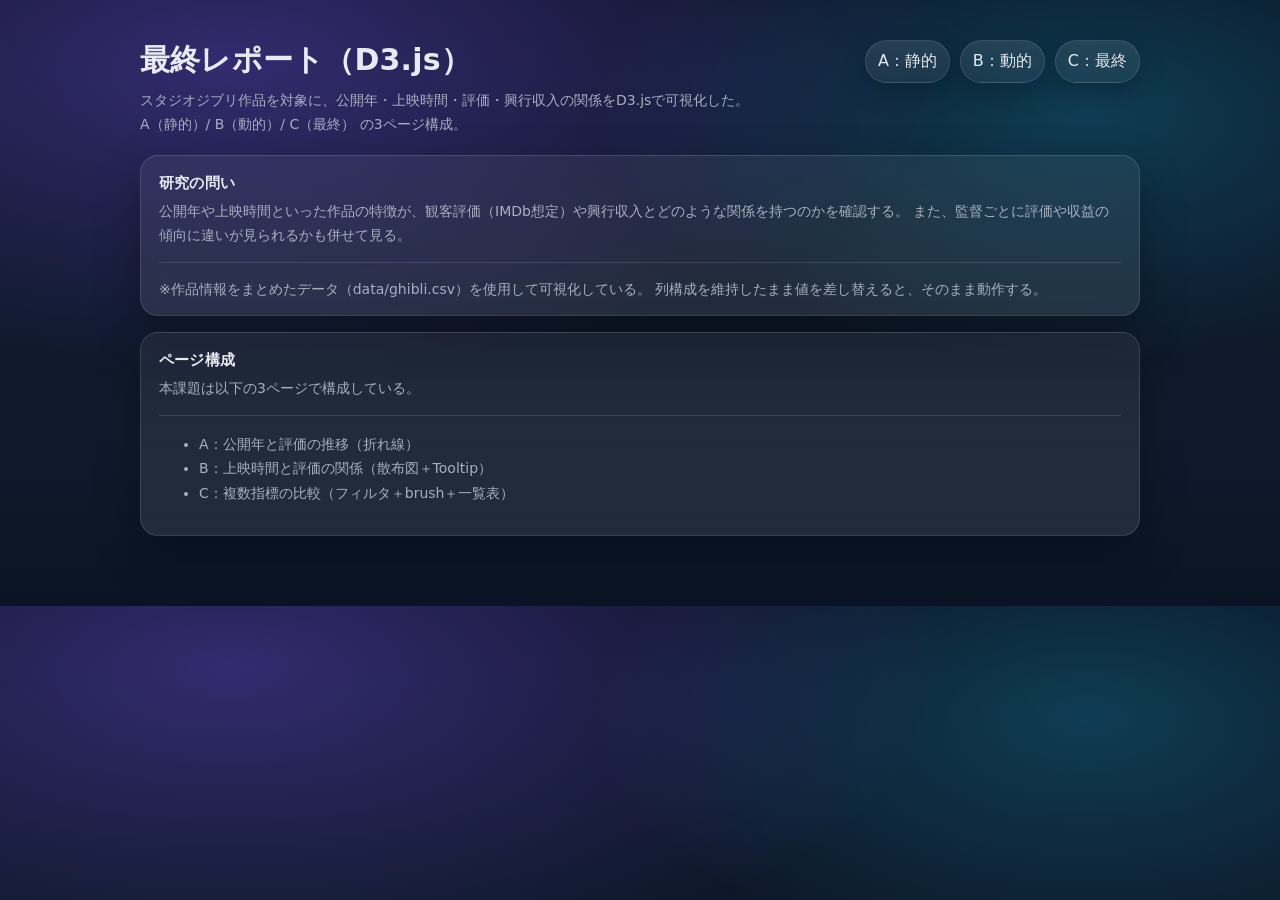
<file: index.html>
<!doctype html>
<html lang="ja">
<head>
  <meta charset="utf-8" />
  <meta name="viewport" content="width=device-width,initial-scale=1" />
  <title>D3.js 最終レポート｜ジブリ作品の可視化</title>
  <link rel="stylesheet" href="./css/style.css" />
</head>
<body>
  <div class="container">
    <div class="header">
      <div>
        <h1>最終レポート（D3.js）</h1>
        <div class="subtitle">
          スタジオジブリ作品を対象に、公開年・上映時間・評価・興行収入の関係をD3.jsで可視化した。<br/>
          A（静的）/ B（動的）/ C（最終） の3ページ構成。
        </div>
      </div>
      <nav class="nav">
        <a href="./a.html">A：静的</a>
        <a href="./b.html">B：動的</a>
        <a href="./c.html">C：最終</a>
      </nav>
    </div>

    <div class="card">
      <h2>研究の問い</h2>
      <p>
        公開年や上映時間といった作品の特徴が、観客評価（IMDb想定）や興行収入とどのような関係を持つのかを確認する。
        また、監督ごとに評価や収益の傾向に違いが見られるかも併せて見る。
      </p>
      <div class="hr"></div>
      <p class="small">
        ※作品情報をまとめたデータ（data/ghibli.csv）を使用して可視化している。
        列構成を維持したまま値を差し替えると、そのまま動作する。
      </p>
    </div>

    <div class="card">
      <h2>ページ構成</h2>
      <p>本課題は以下の3ページで構成している。</p>
      <div class="hr"></div>
      <ul>
        <li>A：公開年と評価の推移（折れ線）</li>
        <li>B：上映時間と評価の関係（散布図＋Tooltip）</li>
        <li>C：複数指標の比較（フィルタ＋brush＋一覧表）</li>
      </ul>
    </div>
  </div>
</body>
</html>
</file>
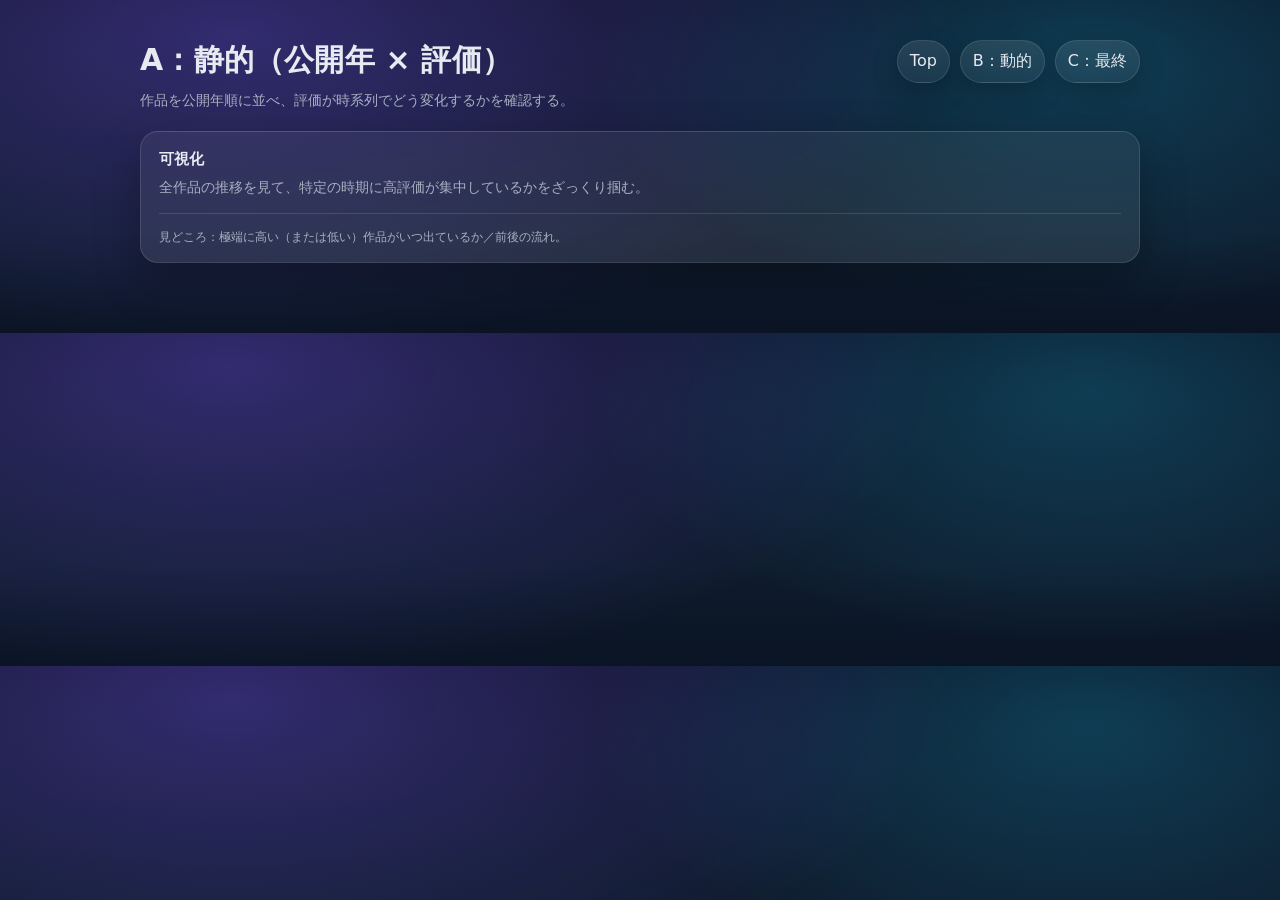
<file: a.html>
<!doctype html>
<html lang="ja">
<head>
  <meta charset="utf-8" />
  <meta name="viewport" content="width=device-width,initial-scale=1" />
  <title>A：静的｜ジブリ作品の可視化</title>
  <link rel="stylesheet" href="./css/style.css" />
  <script src="https://d3js.org/d3.v7.min.js"></script>
</head>
<body>
  <div class="container">
    <div class="header">
      <div>
        <h1>A：静的（公開年 × 評価）</h1>
        <div class="subtitle">
          作品を公開年順に並べ、評価が時系列でどう変化するかを確認する。
        </div>
      </div>
      <nav class="nav">
        <a href="./index.html">Top</a>
        <a href="./b.html">B：動的</a>
        <a href="./c.html">C：最終</a>
      </nav>
    </div>

    <div class="card">
      <h2>可視化</h2>
      <p>全作品の推移を見て、特定の時期に高評価が集中しているかをざっくり掴む。</p>
      <div class="hr"></div>
      <div id="chart"></div>
      <div class="footerNote">
        見どころ：極端に高い（または低い）作品がいつ出ているか／前後の流れ。
      </div>
    </div>
  </div>

  <script src="./js/a_line.js"></script>
</body>
</html>
</file>
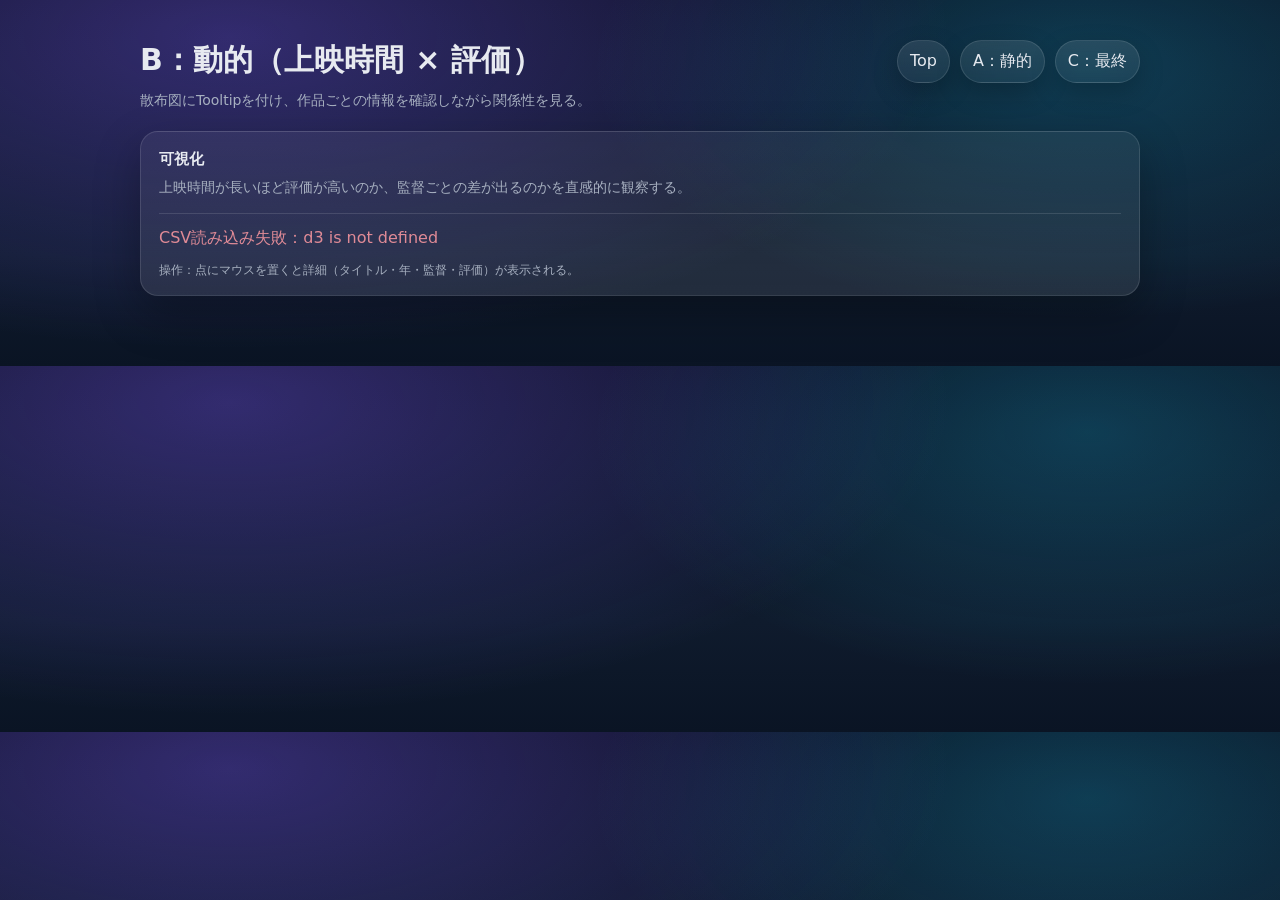
<file: b.html>
<!doctype html>
<html lang="ja">
<head>
  <meta charset="utf-8" />
  <meta name="viewport" content="width=device-width,initial-scale=1" />
  <title>B：動的｜ジブリ作品の可視化</title>
  <link rel="stylesheet" href="./css/style.css" />
  <script src="https://d3js.org/d3.v7.min.js"></script>
</head>
<body>
  <div class="container">
    <div class="header">
      <div>
        <h1>B：動的（上映時間 × 評価）</h1>
        <div class="subtitle">
          散布図にTooltipを付け、作品ごとの情報を確認しながら関係性を見る。
        </div>
      </div>
      <nav class="nav">
        <a href="./index.html">Top</a>
        <a href="./a.html">A：静的</a>
        <a href="./c.html">C：最終</a>
      </nav>
    </div>

    <div class="card">
      <h2>可視化</h2>
      <p>上映時間が長いほど評価が高いのか、監督ごとの差が出るのかを直感的に観察する。</p>
      <div class="hr"></div>

      <div id="chart"></div>
      <div id="status" style="margin-top:10px; opacity:.85;"></div>

      <div class="footerNote">
        操作：点にマウスを置くと詳細（タイトル・年・監督・評価）が表示される。
      </div>
    </div>
  </div>

  <script src="./js/b_scatter_tooltip.js"></script>
</body>
</html>
</file>
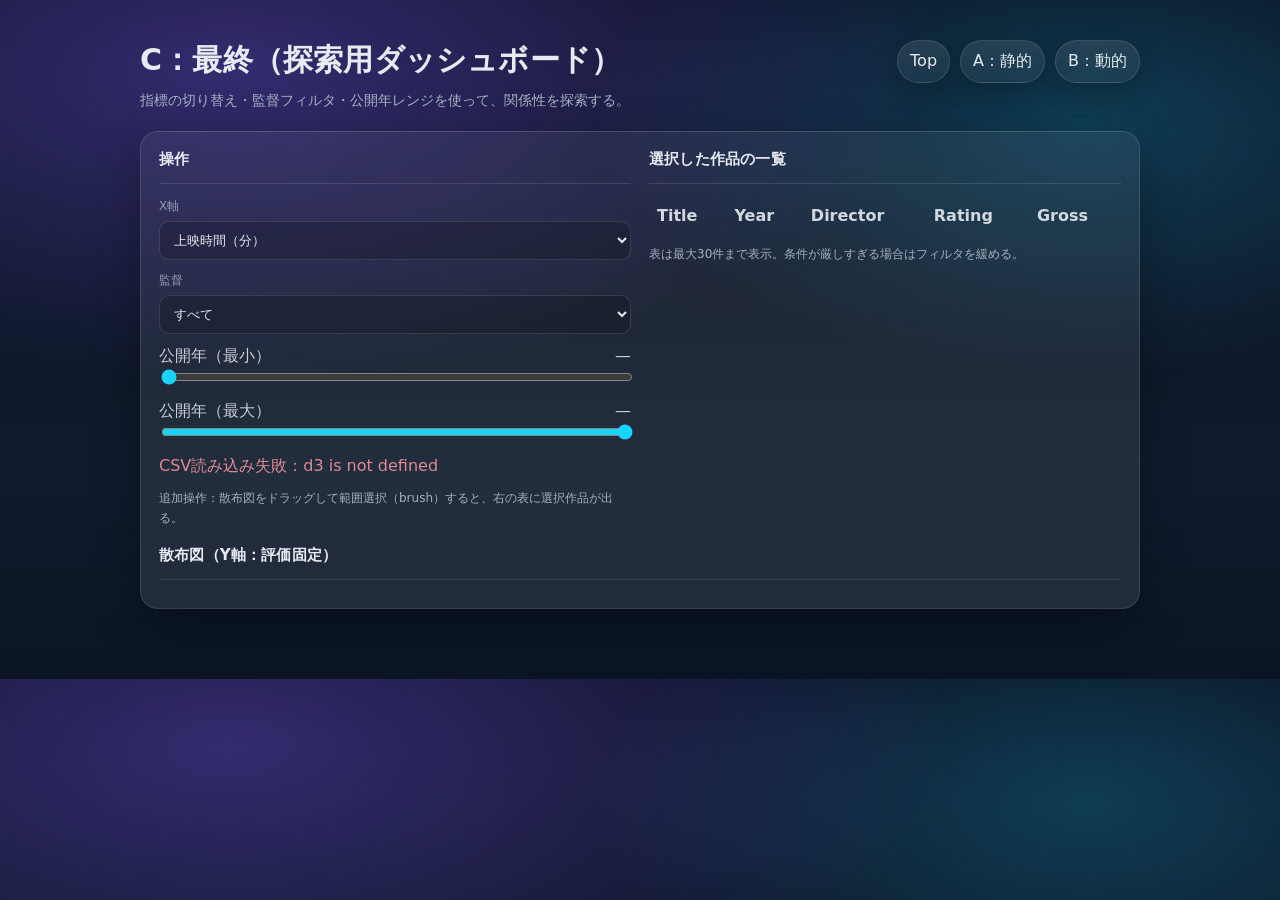
<file: c.html>
<!doctype html>
<html lang="ja">
<head>
  <meta charset="utf-8" />
  <meta name="viewport" content="width=device-width,initial-scale=1" />
  <title>C：最終｜探索用ダッシュボード</title>
  <link rel="stylesheet" href="./css/style.css" />
  <script src="https://d3js.org/d3.v7.min.js"></script>
</head>
<body>
  <div class="container">
    <div class="header">
      <div>
        <h1>C：最終（探索用ダッシュボード）</h1>
        <div class="subtitle">
          指標の切り替え・監督フィルタ・公開年レンジを使って、関係性を探索する。
        </div>
      </div>
      <nav class="nav">
        <a href="./index.html">Top</a>
        <a href="./a.html">A：静的</a>
        <a href="./b.html">B：動的</a>
      </nav>
    </div>

    <div class="card" style="display:grid; grid-template-columns: 1fr 1fr; gap:18px;">
      <div>
        <h2>操作</h2>
        <div class="hr"></div>

        <div style="display:grid; gap:12px;">
          <label>
            <div style="margin-bottom:6px; opacity:.85;">X軸</div>
            <select id="xMetric" style="width:100%; padding:10px; border-radius:10px;">
              <option value="runtime">上映時間（分）</option>
              <option value="gross">興行収入（Gross）</option>
              <option value="year">公開年</option>
            </select>
          </label>

          <label>
            <div style="margin-bottom:6px; opacity:.85;">監督</div>
            <select id="directorFilter" style="width:100%; padding:10px; border-radius:10px;">
              <option value="ALL">すべて</option>
            </select>
          </label>

          <div>
            <div style="display:flex; justify-content:space-between; opacity:.85;">
              <span>公開年（最小）</span>
              <span id="yearMinLabel">—</span>
            </div>
            <input id="yearMin" type="range" min="1980" max="2030" value="1980" style="width:100%;" />
          </div>

          <div>
            <div style="display:flex; justify-content:space-between; opacity:.85;">
              <span>公開年（最大）</span>
              <span id="yearMaxLabel">—</span>
            </div>
            <input id="yearMax" type="range" min="1980" max="2030" value="2030" style="width:100%;" />
          </div>

          <div id="statusC" style="opacity:.85;"></div>
        </div>

        <div class="footerNote" style="margin-top:12px;">
          追加操作：散布図をドラッグして範囲選択（brush）すると、右の表に選択作品が出る。
        </div>
      </div>

      <div>
        <h2>選択した作品の一覧</h2>
        <div class="hr"></div>
        <div style="overflow:auto;">
          <table style="width:100%; border-collapse:collapse;">
            <thead style="opacity:.9;">
              <tr>
                <th style="text-align:left; padding:8px;">Title</th>
                <th style="text-align:left; padding:8px;">Year</th>
                <th style="text-align:left; padding:8px;">Director</th>
                <th style="text-align:left; padding:8px;">Rating</th>
                <th style="text-align:left; padding:8px;">Gross</th>
              </tr>
            </thead>
            <tbody id="tableBody" style="opacity:.95;"></tbody>
          </table>
        </div>
        <div class="footerNote">表は最大30件まで表示。条件が厳しすぎる場合はフィルタを緩める。</div>
      </div>

      <div style="grid-column: 1 / -1;">
        <h2>散布図（Y軸：評価固定）</h2>
        <div class="hr"></div>
        <div id="chartC"></div>
      </div>
    </div>
  </div>

  <script src="./js/c_dashboard.js"></script>
</body>
</html>
</file>
<file: css/style.css>
:root{
  --bg0:#0b1020;
  --bg1:#0f1b2d;
  --card: rgba(255,255,255,.06);
  --card2: rgba(255,255,255,.09);
  --border: rgba(255,255,255,.12);
  --text:#e7eaf0;
  --muted:#a7b0c0;
  --accent:#7c5cff;   /* 紫 */
  --accent2:#19d3ff;  /* シアン */
}

*{ box-sizing:border-box; }

body{
  margin:0;
  font-family: ui-sans-serif, system-ui, -apple-system, BlinkMacSystemFont, "Segoe UI",
               Roboto, Helvetica, Arial, "Noto Sans JP", "Hiragino Sans", "Yu Gothic", sans-serif;
  color: var(--text);
  background:
    radial-gradient(1200px 520px at 18% 10%, rgba(124,92,255,.35), transparent 60%),
    radial-gradient(900px 460px at 85% 18%, rgba(25,211,255,.22), transparent 55%),
    linear-gradient(180deg, var(--bg0) 0%, var(--bg1) 70%, #0a1424 100%);
}

.container{
  max-width: 1040px;
  margin: 0 auto;
  padding: 40px 20px 70px;
}

.header{
  display:flex;
  align-items:flex-start;
  justify-content:space-between;
  gap: 18px;
  margin-bottom: 18px;
}

h1{
  font-size: 30px;
  margin: 0;
  letter-spacing: .2px;
}
.subtitle{
  margin-top: 8px;
  color: var(--muted);
  font-size: 14px;
  line-height: 1.7;
  max-width: 720px;
}

.nav{
  display:flex;
  gap:10px;
  flex-wrap:wrap;
  justify-content:flex-end;
}

.nav a{
  text-decoration:none;
  color: var(--text);
  padding: 10px 12px;
  border-radius: 999px;
  border: 1px solid var(--border);
  background: linear-gradient(180deg, rgba(255,255,255,.10), rgba(255,255,255,.05));
  backdrop-filter: blur(8px);
  transition: transform .08s ease, border-color .15s ease, box-shadow .15s ease;
  box-shadow: 0 10px 26px rgba(0,0,0,.22);
}
.nav a:hover{
  transform: translateY(-1px);
  border-color: rgba(25,211,255,.35);
  box-shadow: 0 14px 34px rgba(0,0,0,.28);
}

.card{
  border-radius: 18px;
  border: 1px solid var(--border);
  background: linear-gradient(180deg, var(--card), var(--card2));
  box-shadow: 0 18px 46px rgba(0,0,0,.30);
  padding: 18px 18px 14px;
}

.card + .card{ margin-top: 16px; }

.card h2{
  font-size: 15px;
  margin: 0 0 6px;
  letter-spacing: .2px;
}

.card p, .card li{
  margin: 0;
  color: var(--muted);
  font-size: 14px;
  line-height: 1.75;
}

.hr{
  height:1px;
  background: var(--border);
  margin: 14px 0;
}

.row{
  display:grid;
  grid-template-columns: 1fr;
  gap: 14px;
}
@media (min-width: 920px){
  .row.two{ grid-template-columns: 1.05fr .95fr; }
}

.controls{
  display:flex;
  flex-wrap:wrap;
  gap:10px;
  align-items:flex-end;
}

.control{
  display:flex;
  flex-direction:column;
  gap:6px;
  min-width: 170px;
}

label{
  color: var(--muted);
  font-size: 12px;
}

select, input[type="text"]{
  padding: 10px 12px;
  border-radius: 12px;
  border: 1px solid var(--border);
  background: rgba(0,0,0,.18);
  color: var(--text);
  outline: none;
}

input[type="range"]{
  width:100%;
  accent-color: var(--accent2);
}

.pill{
  display:inline-flex;
  gap:8px;
  align-items:center;
  padding: 8px 10px;
  border-radius: 999px;
  border: 1px solid var(--border);
  background: rgba(0,0,0,.16);
  color: var(--muted);
  font-size: 13px;
}

.pill input{ transform: translateY(1px); }

.small{
  font-size: 12px;
  color: var(--muted);
}

.footerNote{
  margin-top: 12px;
  color: var(--muted);
  font-size: 12px;
  line-height: 1.65;
}

/* tooltip */
.tooltip{
  position: absolute;
  pointer-events: none;
  background: rgba(10,15,26,.94);
  border: 1px solid rgba(255,255,255,.14);
  color: var(--text);
  padding: 10px 10px;
  border-radius: 14px;
  font-size: 12px;
  line-height: 1.35;
  box-shadow: 0 18px 40px rgba(0,0,0,.35);
  max-width: 300px;
}

/* table */
.table{
  width:100%;
  border-collapse: collapse;
  font-size: 13px;
}
.table th, .table td{
  border-bottom: 1px solid var(--border);
  padding: 8px 6px;
  text-align:left;
}
.table th{
  color: var(--muted);
  font-weight: 600;
}

/* svg helper */
svg{
  width:100%;
  height:auto;
}
</file>
